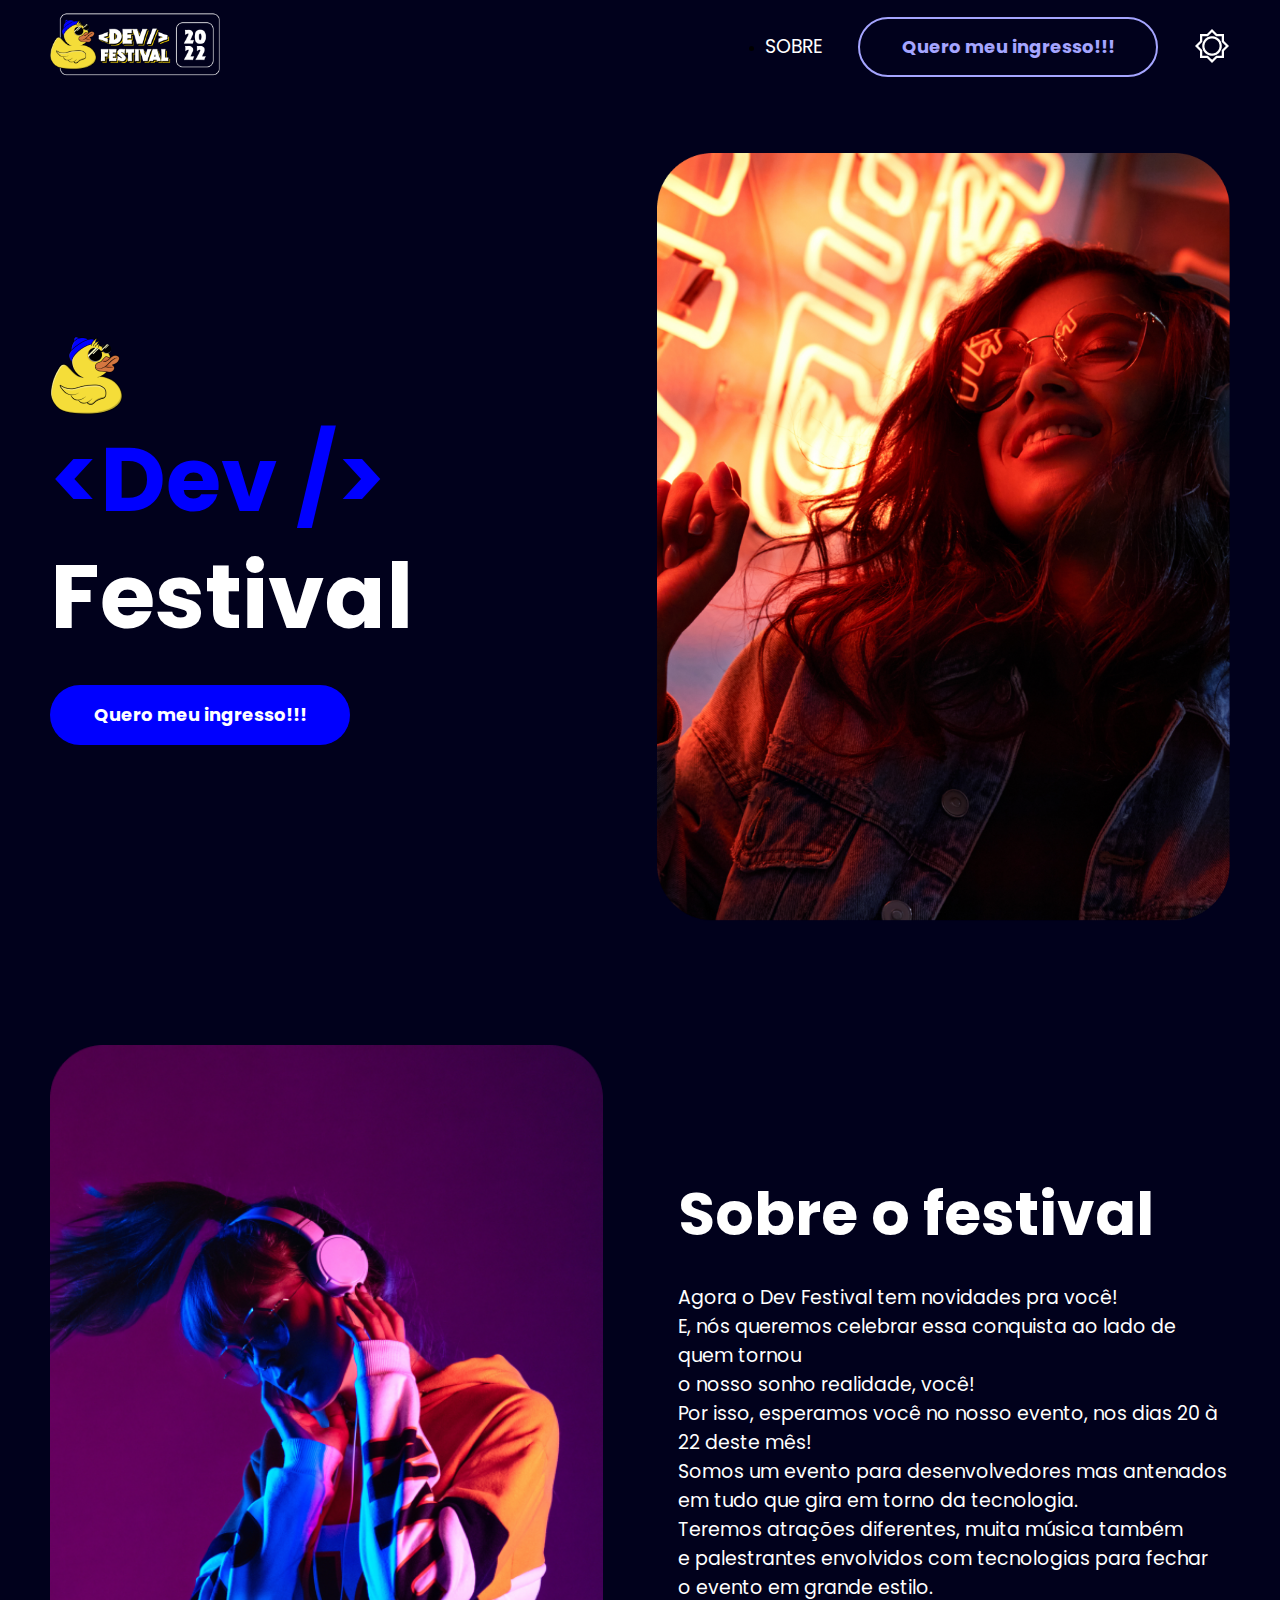
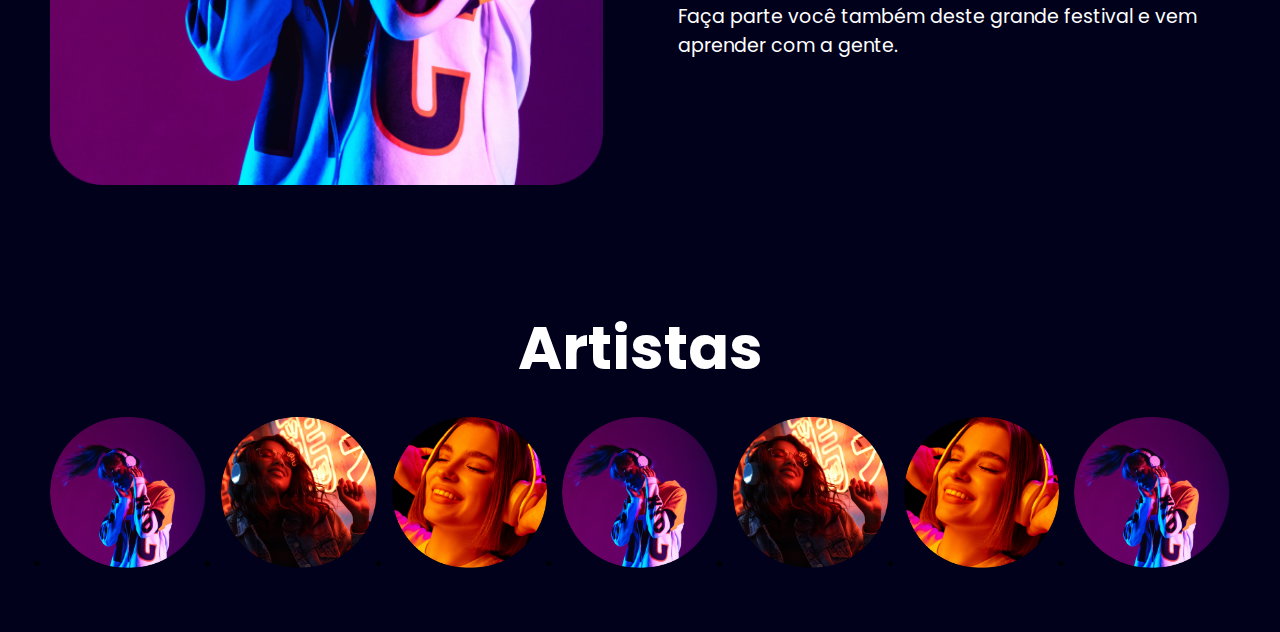
<file: index.html>
<!DOCTYPE html>
            <html lang="pt-BR">

            <head>
                <meta charset="UTF-8">
                <meta http-equiv="X-UA-Compatible" content="IE=edge">
                <meta name="viewport" content="width=device-width, initial-scale=1.0">
                <link rel="preconnect" href="https://fonts.googleapis.com">
                <link rel="preconnect" href="https://fonts.gstatic.com" crossorigin>
                <link href="https://fonts.googleapis.com/css2?family=Poppins:ital,wght@0,100;0,200;0,300;0,400;0,500;0,600;0,700;0,800;0,900;1,100;1,200;1,300;1,400;1,500;1,600;1,700;1,800;1,900&display=swap" rel="stylesheet">
                <link rel="stylesheet" href="./style.css">
                <link rel="stylesheet" href="./reset.css">

                <script src="./script.js"></script>
                <title>Dev Festival</title>
            </head>

            <body>
                <header id="header">
                    <div class="container">
                        <div class="flex-box">
                            <a href="/index.html" class="logo">
                                <img src="./assets/LogoKenzieFestival.png" alt="Logo Kenzie Festival">
                            </a>
                            <nav class="menu">
                                <ul>
                                    <li>
                                        <a href="./index.html#sobre">
                                            Sobre
                                        </a>
                                    </li>
                                </ul>
                                <a href="/carrinho.html" class="btn outline">
                                    Quero meu ingresso!!!
                                </a>
                                <button>
                                    <img src="./assets/Vector.png" alt="Modo Diurno">
                                </button>
                            </nav>
                        </div>  
                    </div>
                </header>

                <section id="principal">
                    <div class="container">
                        <div class="flex-box">
                            <div class="left">
                                <img src="./assets/Patinho2.png" alt="Patinho radical de óculos escuros"/>
        
                            <h1 class="title one">
                                <span class="blue-text">&lt;Dev /&gt;</span> Festival
                            </h1>

                            <div class="pad30-top">
                                <a href="http://www.kenzie.com.br" target="_blank" class="btn solid">
                                    Quero meu ingresso!!!
                                </a>
                            </div>
            
                            
                                </div>
                                <div class="right">
                                    <img src="./assets/MoçaOuvindoMusica.png" alt="Moça ouvindo música a noite"/>
                                </div>
                            </div>     
                        </div>     
                </section>

                    <section id="sobre">
                        <div class="container">
                            <div class="flex-box">
                                <div class="left">
                                    <img src="./assets/MoçaOuvindoMusica2.png" alt="Moça ouvindo música no fone de ouvindo"/>
                                </div>
                                <div class="right">
                                    <h2 class="title two pad30-bottom">Sobre o festival</h2>
                        
                                    <div class="content-box">
                                        <p>
                                            Agora o Dev Festival tem novidades pra você!<br>
                                            E, nós queremos celebrar essa conquista ao lado de quem tornou<br>
                                            o nosso sonho realidade, você!<br>
                                            Por isso, esperamos você no nosso evento, nos dias 20 à 22 deste mês!<br>
                                            Somos um evento para desenvolvedores mas antenados em tudo que gira em torno da tecnologia.
                                        </p>
                                        <p>
                                            Teremos atrações diferentes, muita música também<br>
                                            e palestrantes envolvidos com tecnologias para fechar<br>
                                            o evento em grande estilo.<br>
                                            Faça parte você também deste grande festival e vem aprender com a gente. 
                                        </p>
                                    </div>
                                </div>  
                            </div>
                        </div>    
                    </section>

                        <section id="artistas" >
                            <div class="container">
                                <h2 class="title two center pad30-bottom">Artistas</h2>
                                <ul class="artists-list">
                                    <li>
                                        <img src="./assets/Artista1.png" alt="Artista1">
                                    </li>
                                    <li>
                                        <img src="./assets/Artista2.png" alt="Artista2">
                                    </li>
                                    <li>
                                        <img src="./assets/Artista3.png" alt="Artista3">
                                    </li>
                                    <li>
                                        <img src="./assets/Artista1.png" alt="Artista1">
                                    </li>
                                    <li>
                                        <img src="./assets/Artista2.png" alt="Artista2">
                                    </li>
                                    <li>
                                        <img src="./assets/Artista3.png" alt="Artista3">
                                    </li>
                                    <li>
                                        <img src="./assets/Artista1.png" alt="Artista1">
                                    </li>
                                </ul>
                            </div>
                            
                            
                        </section>
            </body>

            </html>
</file>
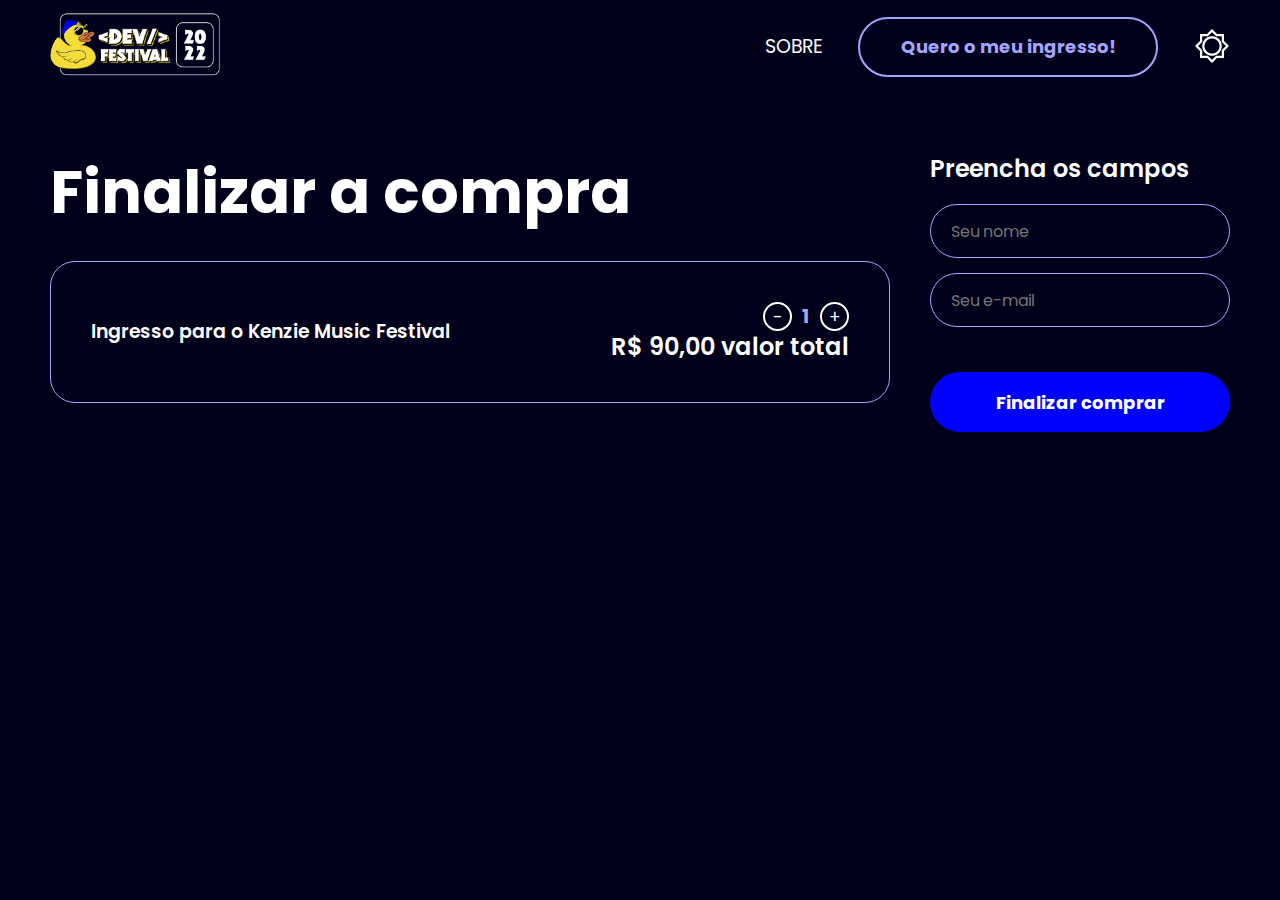
<file: carrinho.html>
<!DOCTYPE html>
<html lang="pt-BR">
  <head>
    <meta charset="UTF-8" />
    <meta http-equiv="X-UA-Compatible" content="IE=edge" />
    <meta name="viewport" content="width=device-width, initial-scale=1.0" />
    <link rel="stylesheet" href="./reset.css" />
    <link rel="stylesheet" href="./style.css" />
    <link rel="preconnect" href="https://fonts.gstatic.com" crossorigin />
    <link
      href="https://fonts.googleapis.com/css2?family=Poppins:ital,wght@0,100;0,200;0,300;0,400;0,500;0,600;0,700;0,800;0,900;1,100;1,200;1,300;1,400;1,500;1,600;1,700;1,800;1,900&display=swap"
      rel="stylesheet"
    />
    <title>Carrinho</title>
  </head>
  <body>
    <header id="header">
      <div class="container">
        <div class="flex-box">
          <a href="/index.html" class="logo">
            <img
              src="./assets/LogoKenzieFestival.png"
              alt="Logo Kenzie Festival"
            />
          </a>
          <nav class="menu">
            <ul>
              <li>
                <a href="./index.html#sobre"> Sobre </a>
              </li>
            </ul>
            <a href="./carrinho.html" class="btn outline">
              Quero o meu ingresso!
            </a>
            <button>
              <img src="./assets/Vector.png" alt="Modo diurno" />
            </button>
          </nav>
        </div>
      </div>
    </header>

    <section id="carrinho">
      <div class="container">
        <div class="flex-box">
          <div class="left">
            <h1 class="title two">Finalizar a compra</h1>

            <ul class="ticket-list">
              <li class="ticket">
                <h3 class="title four">
                  Ingresso para o Kenzie Music Festival
                </h3>
                <div class="price">
                  <div class="controls">
                    <button id="remove-ticket">-</button>
                    <span id="ticket">1</span>
                    <button id="add-ticket">+</button>
                  </div>
                  <p class="title three">R$ <span id="ticket-price">90</span>,00 valor total</p>
                </div>
              </li>
            </ul>
          </div>
          <div class="right">
            <h2 class="title three pad20-bottom">Preencha os campos</h2>
            
            <form class="form" id="cart-form">
              <input type="text" name="nome" id="nome" placeholder="Seu nome" />
              <input
                type="email"
                name="email"
                id="email"
                placeholder="Seu e-mail"
              />
              <button type="submit" id="buy-button" class="btn solid">Finalizar comprar</button>
            </form>
          </div>          
        </div>
      </div>
    </section>
  </body>
<script src="./script.js"></script>
</html>
</file>
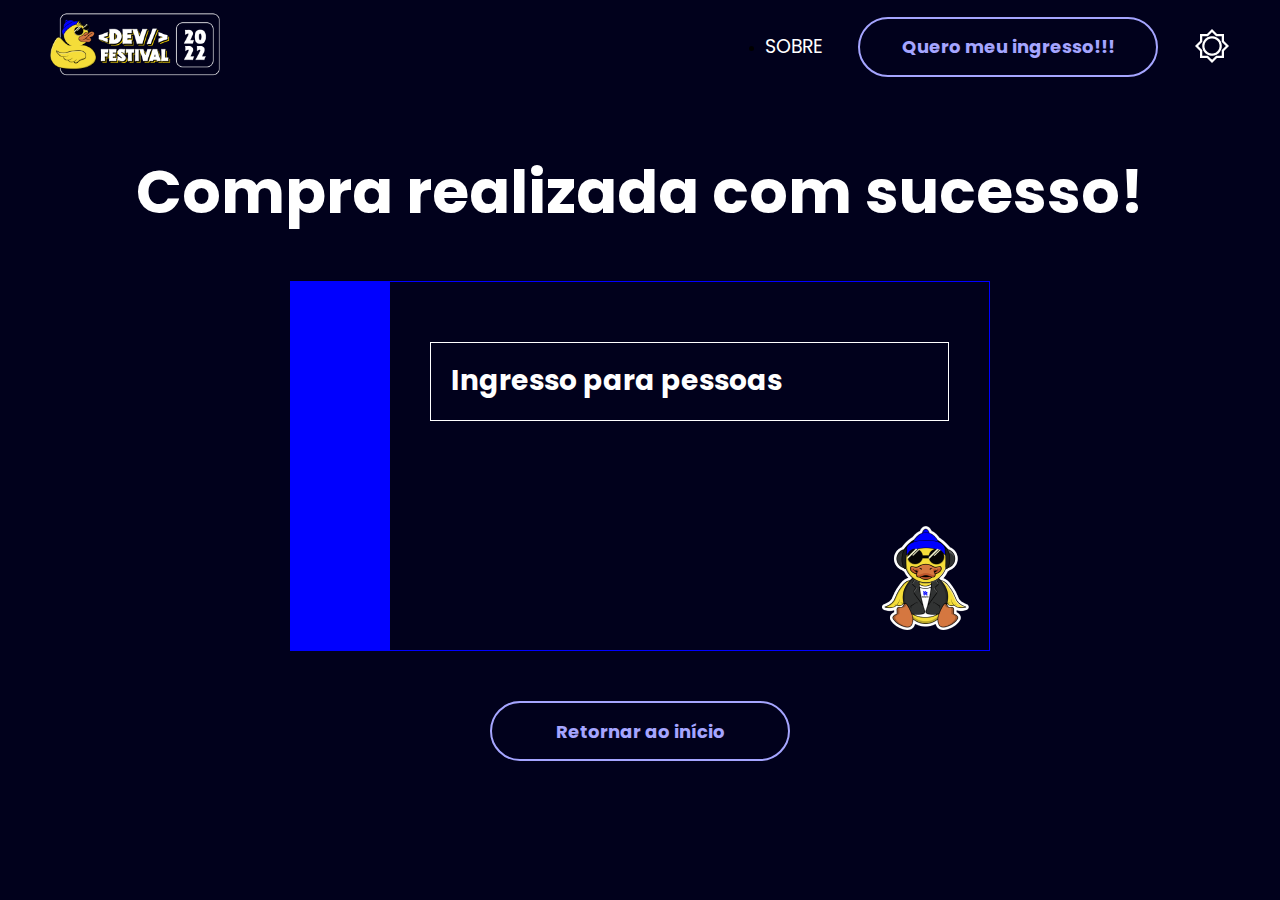
<file: finalizacao.html>
<!DOCTYPE html>
<html lang="pt-BR">

<head>
    <meta charset="UTF-8">
    <meta http-equiv="X-UA-Compatible" content="IE=edge">
    <meta name="viewport" content="width=device-width, initial-scale=1.0">
    <link rel="preconnect" href="https://fonts.googleapis.com">
    <link rel="preconnect" href="https://fonts.gstatic.com" crossorigin>
    <link href="https://fonts.googleapis.com/css2?family=Poppins:ital,wght@0,100;0,200;0,300;0,400;0,500;0,600;0,700;0,800;0,900;1,100;1,200;1,300;1,400;1,500;1,600;1,700;1,800;1,900&display=swap" rel="stylesheet">
    <link rel="stylesheet" href="./style.css">
    <link rel="stylesheet" href="./reset.css">
    <title>Finalização</title>
</head>

<body>
    <header id="header">
        <div class="container">
            <div class="flex-box">
                <a href="/index.html" class="logo">
                    <img src="./assets/LogoKenzieFestival.png" alt="Logo Kenzie Festival">
                </a>
                <nav class="menu">
                    <ul>
                        <li>
                            <a href="./index.html#sobre">
                                Sobre
                            </a>
                        </li>
                    </ul>
                    <a href="/carrinho.html" class="btn outline">
                        Quero meu ingresso!!!
                    </a>
                    <button>
                        <img src="./assets/Vector.png" alt="Modo Diurno">
                    </button>
                </nav>
            </div>  
        </div>
    </header>
    <section id="finalizacao">
        <div class="container">
            <div class="flex-box">
                <h1 class="title two">Compra realizada com sucesso! </h1>
            <div class="ticket">
               <h2 class="title two" id="nome"></h2>

               <p class="title three" id="email"></p>

               <div class="quantity-box">
                <p class="title threehalf">Ingresso para <span class="lightblue-text" id="quantity-tickets"></span> pessoas</p>
                </div> 

               <img src="./assets/Patinho.png" alt=""> 
            </div>
            <a href="/index.html" class="btn outline">Retornar ao início</a>
            </div> 
        </div>  
    </section>
</body>
<script src="./ticket.js"></script>
</html>
</file>
<file: style.css>
/*Body*/
body{
    background-color: #01011C;
}
/*Global Spacing*/
.pad10-top{
    padding-top: 10px;
}
.pad20-top{
    padding-top: 20px;
}
.pad30-top{
    padding-top: 30px;
}
.pad10-bottom{
    padding-bottom: 10px;
}
.pad20-bottom{
    padding-bottom: 20px;
}
.pad30-bottom{
    padding-bottom: 30px;
}
/*Header*/
#header{
    background: #01011C;
}
/*No header, dentro da classe menu, estilizar a tag ul e o link*/
header .menu ul a{
    font-family: Poppins;
    font-size: 19px;
    font-weight: 400;
    color: #FFFFFF;
    text-transform: uppercase ;
}
#header .flex-box{
    display: flex;
    align-items: center;
    justify-content: space-between;/*um vai para esquerda e outro pra direita*/
}
#header .flex-box nav{
    display: flex;
    align-items: center;
    /*justify-content: space-between;/*um vai para esquerda e outro pra direita*/
    gap: 36px;
}
#header .flex-box .logo img{
    max-width: 170px;
}
/*Tipografias */
.title {
    font-family: Poppins;
    color: #FFFFFF;
    line-height: 1.3;
}
.title.one{
    
    font-size: 90px;
    font-weight: 700;

}
.title.two{
   
    font-size: 60px;
    font-weight: 700;
}
.title.three{
    
    font-size: 24px;
    font-weight: 600;
}
.title.threehalf{
    font-size: 28px;
    font-weight: 700;
}
.title.four{
    
    font-size: 19px;
    font-weight: 600;
}
.title.center{
    text-align: center;
}
.content-box p{
    font-family: Poppins;
    font-size: 19px;
    font-weight: 400;
    color: #FFFFFF;
}
.blue-text{
    color: #0000FF;
}
.lightblue-text{
    color: #A5A5FF;
}
/*Botões*/
.btn {
    display: inline-flex;
    align-items: center;
    justify-content: center;

    font-family: Poppins;
    font-size: 18px;
    font-weight: 700;
    width: 300px;
    height: 60px;
    border-radius: 255px;
    background: blue;
    color: white;
    transition: 0.4s; /*suaviza a transição da coloração dos botões*/
}
.btn.solid:hover{
    background: #4444ff;
    border-color: #4444ff;
}
.btn.solid{
    background: #0000FF;
    color: #FFFFFF solid #0000FF;

}
.btn.outline{
    background: transparent;
    color: #A5A5FF;
    border: 2px solid #A5A5FF;
}
.btn.outline:hover{
    background: #A5A5FF;
    color: #FFFFFF;
}
/*Grid*/
.container{
    width: 100%;
    max-width: 1200px;
    margin: 0 auto;
    padding: 10px;

}
/*Seções*/
#principal{
    padding: 50px 0;
}
#principal .flex-box{
    display: flex;
    align-items: center;
    gap: 75px;
}

#sobre{
    padding: 50px 0;
    /*padding: /* superior / inferior e esquerdo / direito */
}
#sobre .flex-box{
    display: flex;
    align-items: center;
    gap: 75px;
    
}
#sobre .flex-box .left, 
#sobre .flex-box .right{
    width: 100%;
}
#sobre .flex-box .left img{
    width: 100%;
}
#artistas{
    padding: 50px 0;
}
#artistas .artists-list{
    display: flex;
    gap: 15px;
}
#artistas .artists-list img{
    border-radius: 255px;
}
#finalizacao{
    padding: 50px 0;
}

#finalizacao .flex-box{
    display: flex;
    align-items: center;
    justify-content: center;
    flex-direction: column;
    gap: 50px;
}
#finalizacao .flex-box .ticket{
    position: relative;
    min-width: 700px;
    min-height: 370px;
    border: 1px solid #0000FF;
    border-left-width: 100px ;
    padding: 40px;
}
#finalizacao .flex-box .ticket img{
    position: absolute;
    right: 20px;
    bottom: 20px;
}
#finalizacao .flex-box .ticket .quantity-box{
    margin-top: 20px;
    padding: 20px;
    border: 1px solid #FFFFFF;
}
#carrinho{
    padding: 50px 0;
}
#carrinho .flex-box{
    display: flex;
    gap: 40px;
}
#carrinho .flex-box .left,
#carrinho .flex-box .right{
    width: 100%;  
}
#carrinho .flex-box .right{
    max-width: 300px;  
}
#carrinho .flex-box .ticket-list{
    margin-top: 30px;
}
#carrinho .flex-box .ticket-list .ticket{
    display: flex;
    align-items: center;
    justify-content: space-between;
    padding: 40px;
    border: 1px solid #A5A5FF;
    border-radius: 25px;
}
#carrinho .flex-box .ticket-list .ticket .controls{
    display: flex;
    align-items: center;
    justify-content: flex-end;
    gap: 10px;
}
#carrinho .flex-box .ticket-list .ticket .controls button{
    font-family: Poppins;
    font-size: 17px;
    display: inline-flex;
    align-items: center;
    justify-content: center;
    width: 29px;
    height: 29px;
    color: #FFFFFF;
    border: 2px solid #FFFFFF;
    border-radius: 255px;
}

#carrinho .flex-box .ticket-list .ticket .controls span{
    font-family: Poppins;
    font-size: 19px;
    font-weight: 700;
    color: #A5A5FF;
}
#carrinho .flex-box .form{
    display: flex;
    flex-direction: column;
    gap: 15px;

}
#carrinho .flex-box .form input{
    font-family: Poppins;
    font-size: 16px;
    font-weight: 400px;
    background: transparent;
    padding: 0 20px;
    height: 54px;
    border: 1px solid #A5A5FF;
    border-radius: 255px;
}
#carrinho .flex-box .form button{
    margin-top: 30px;
}
</file>
